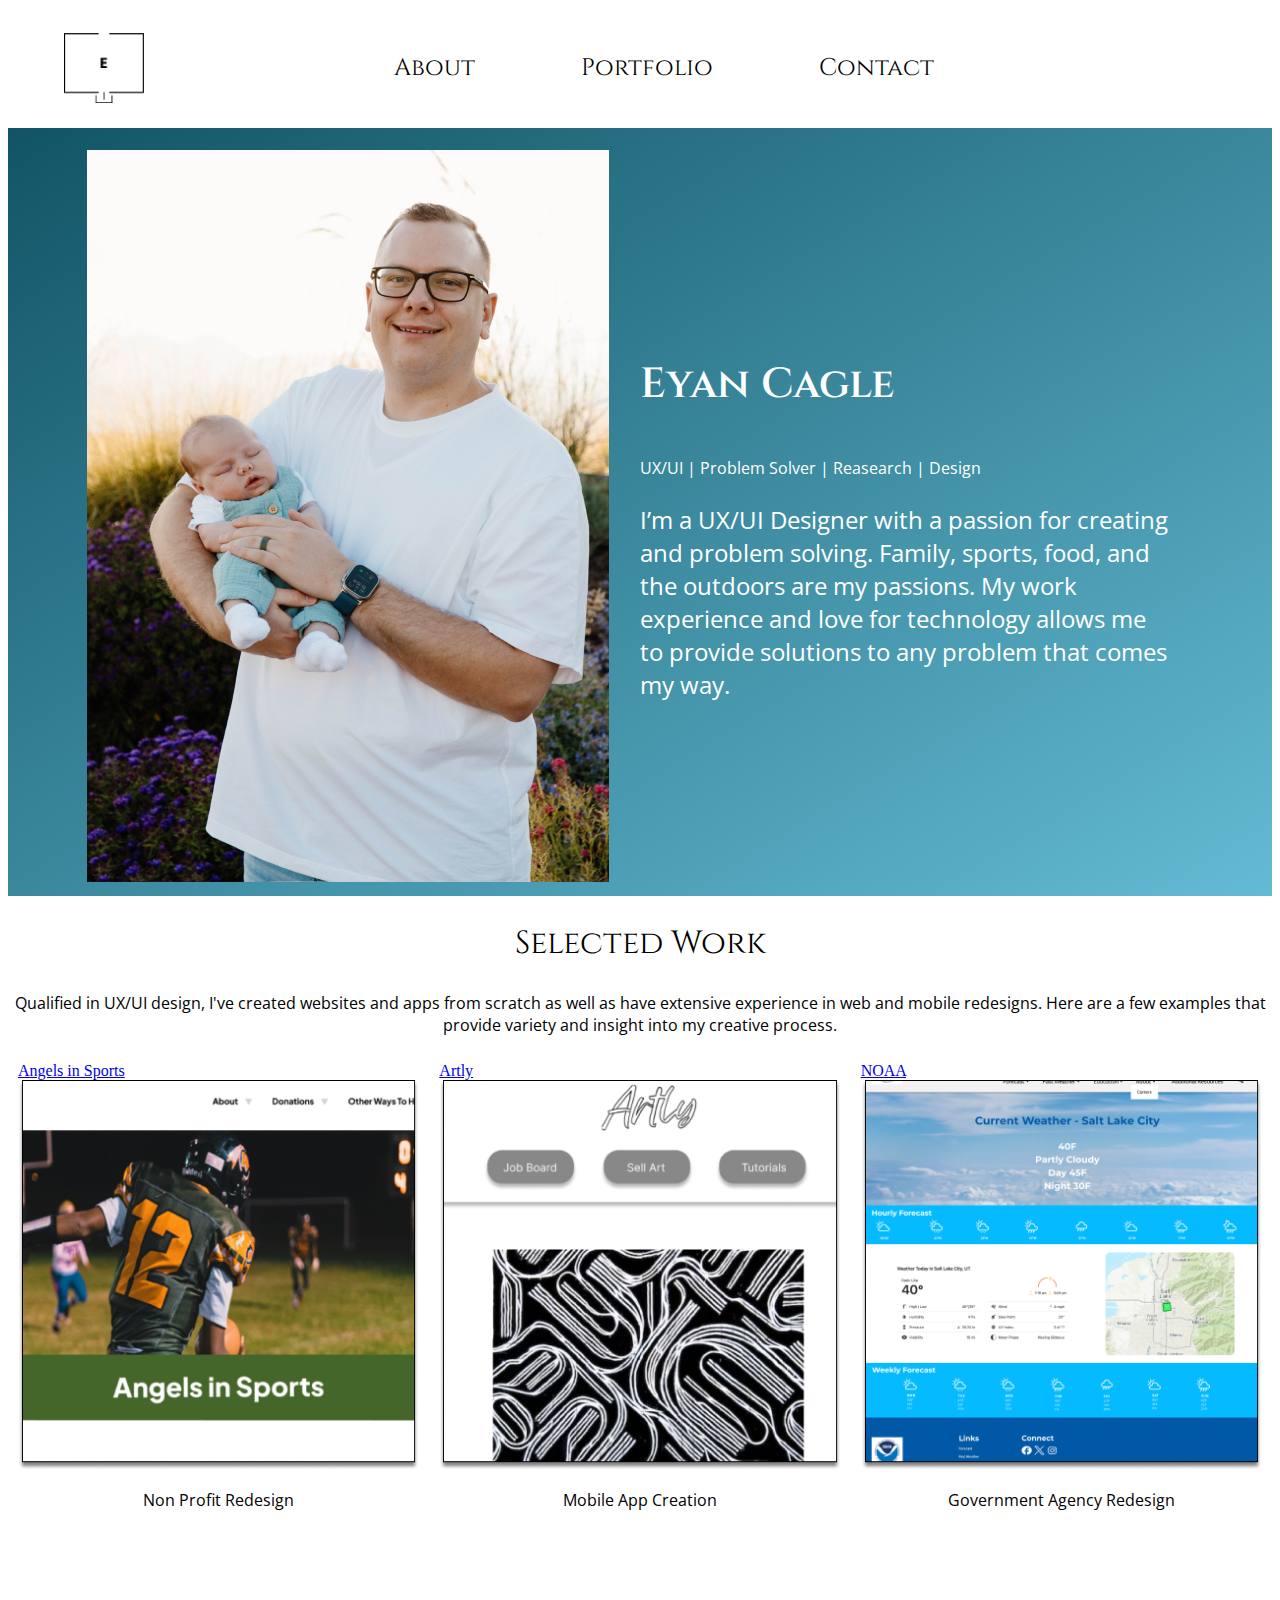
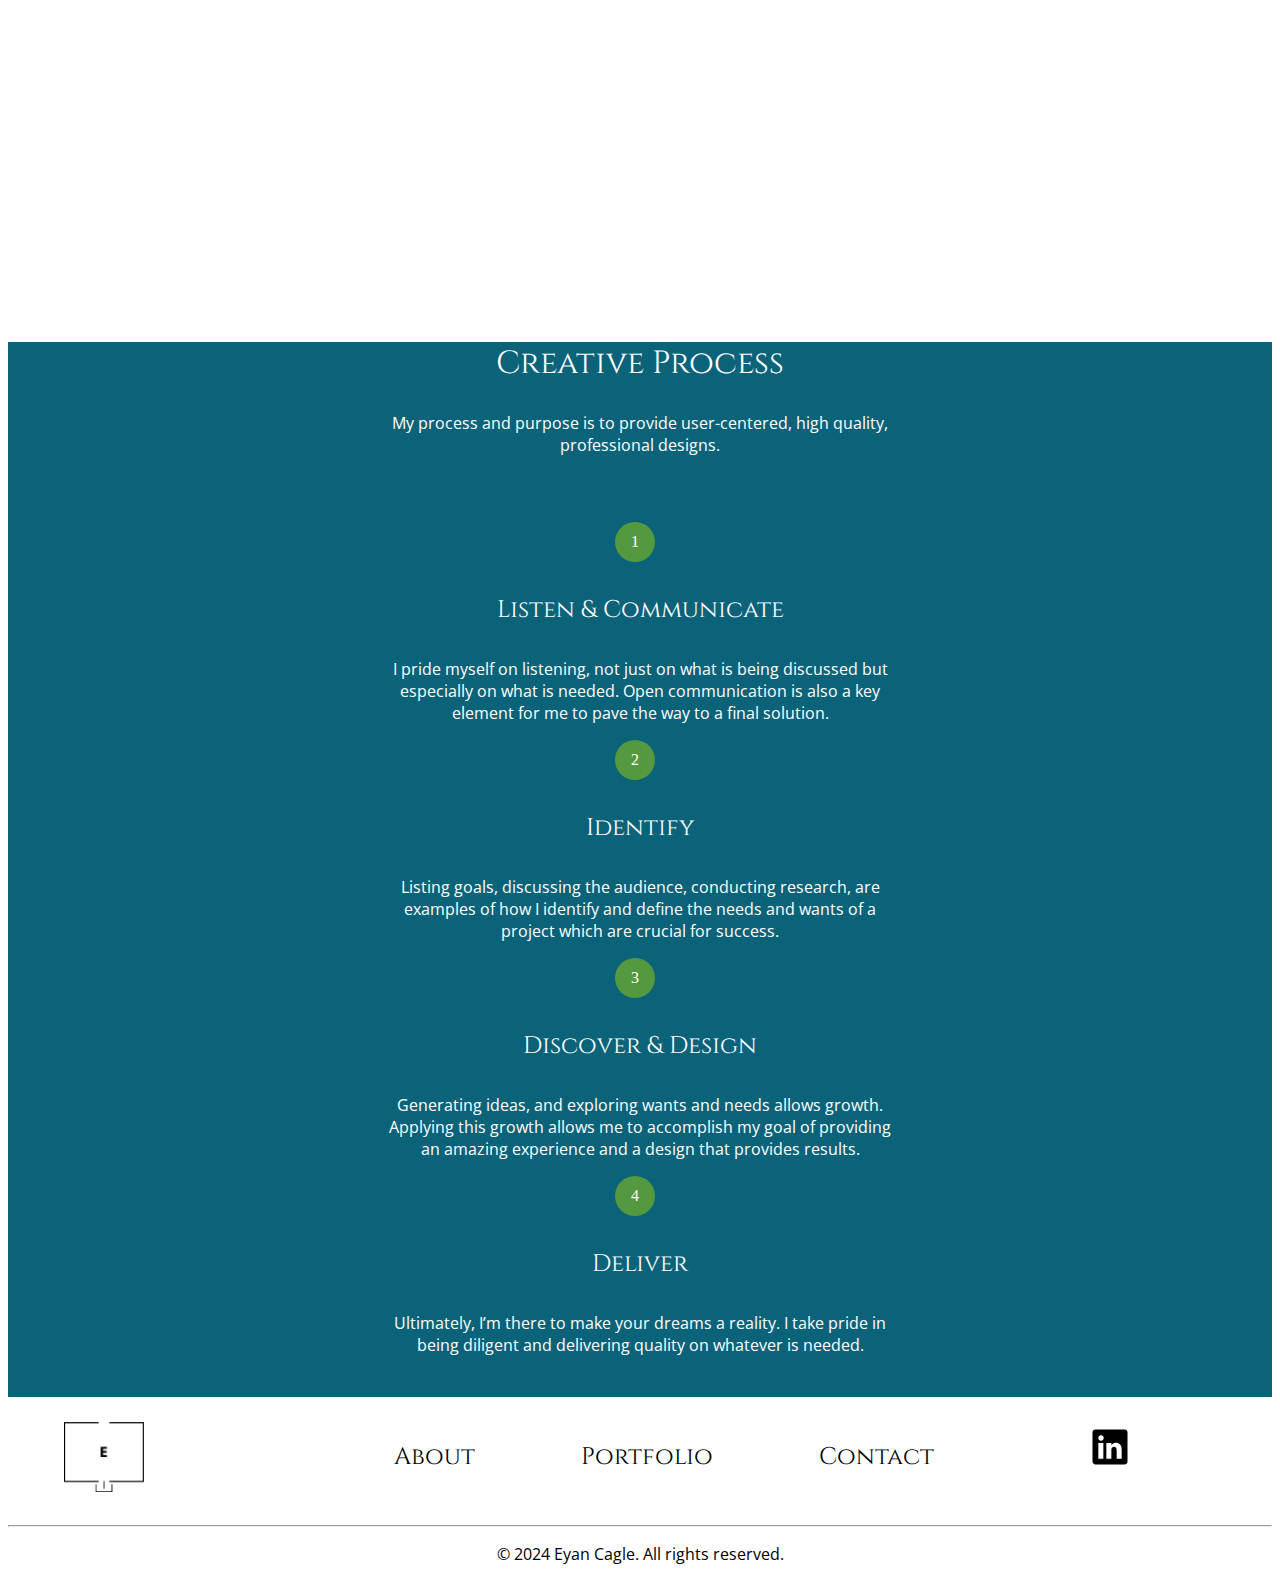
<file: index.html>
<!DOCTYPE html>
<html lang="en">
<head>
    <link rel="stylesheet" href="style.css">
    <link rel="preconnect" href="https://fonts.googleapis.com">
<link rel="preconnect" href="https://fonts.gstatic.com" crossorigin>
<link href="https://fonts.googleapis.com/css2?family=Cinzel:wght@400..900&display=swap" rel="stylesheet">
<link rel="preconnect" href="https://fonts.googleapis.com">
<link rel="preconnect" href="https://fonts.gstatic.com" crossorigin>
<link href="https://fonts.googleapis.com/css2?family=Cinzel:wght@400..900&family=Open+Sans:ital,wght@0,300..800;1,300..800&display=swap" rel="stylesheet">   
<header>
        <div class="headerStyle space">
            <img class="logo" src="images/ec-logo.png" alt="Logo">
        </div>
        <nav class="headerStyle">
            <ul>
            <li><a href="#">About</a></li>
            <li><a href="#">Portfolio</a></li>
            <li><a href="#">Contact</a></li>
        </ul>
        </nav>
    </header>
</head>
<body>
  
    <div class="row background">
      <div class="column">
        <img id="homepic" src="images/ecportrait.png" alt="ecportrait">
      </div>
      <div id="column2">
        <h1 id="name">Eyan Cagle</h1>
        <p id="description">UX/UI | Problem Solver | Reasearch | Design</p>
        <p class="mainP">I’m a UX/UI Designer with a passion for creating and problem solving. Family, sports, food, and the outdoors are my passions. My work experience and love for technology allows me to provide solutions to any problem that comes my way.</p>
      </div>
    </div>

    <!-- <section class="midSection"> --
       <h2> Selected Work</h2>
        <p>Qualified in UX/UI design, I've created websites and apps from scratch as well as have extensive 
            experience in web and mobile redesigns. Here are a few examples that provide variety and insight 
            into my creative process.</p>

            <img src="images/aispic.png" alt="AIS Home Page" width="500" height="600">
            <a href="#">Angels in Sports</a>
            <h3>Angels in Sports</h3>
            <p>Non Profit Redesign</p>

            <img src="images/artlypic.png" alt="Artly Landing Page" width="500" height="600">
            <a href="#">Artly</a>
            <h3>Artly</h3>
            <p>App Creation</p>

            <img src="images/noaapic.png" alt="NOAA Home Page" width="500" height="600">
            <h3>NOAA</h3>
            <p>Government Agency Redesign</p>
            
    -->
<section class="midSection">
        <h2 class="midText"> Selected Work</h2>
        <p class="midText">Qualified in UX/UI design, I've created websites and apps from scratch as well as have extensive 
    experience in web and mobile redesigns. Here are a few examples that provide variety and insight 
    into my creative process.</p> 
    <div class="gallerySection">
    <div class="gallery">
        <a target="_blank" href="#">Angels in Sports</a>
        <img src="images/aispic.png" alt="AIS Home Page" width="500" height="600">
        </a>
        <div class="desc">Non Profit Redesign</div>
      </div>
      
      <div class="gallery">
        <a target="_blank" href="#">Artly</a>
        <img src="images/artlypic.png" alt="Artly Landing Page" width="500"> 
        </a>
        <div class="desc">Mobile App Creation</div>
      </div>
      
      <div class="gallery">
        <a target="_blank" href="#">NOAA</a>
          <img src="images/noaapic.png" alt="NOAA Home Page" width="500" height="600">
        </a>
        <div class="desc">Government Agency Redesign</div>
      </div>
    </div>
</section>







    <section class="bottomBackground bottomSection paddingBottom">
        <h2 class="bottomH2">Creative Process</h2>
        <p class="h2Text">My process and purpose is to provide user-centered, high quality, professional designs.</p>
        <circle class="circle">1</circle>
        <h4>Listen & Communicate</h4>
        <p>I pride myself on listening, not just on what is being discussed but especially on what is needed. Open communication is also a key element for me to pave the way to a final solution.</p>
        <circle class="circle">2</circle>
        <h4>Identify</h4>
        <p>Listing goals, discussing the audience, conducting research, are examples of how I identify and define the needs and wants of a project which are crucial for success.</p>
        <circle class="circle">3</circle>
        <h4>Discover & Design</h4>
        <p>Generating ideas, and exploring wants and needs allows growth. Applying this growth allows me to accomplish my goal of providing an amazing experience and a design that provides results.</p>
        <circle class="circle">4</circle>
        <h4>Deliver</h4>
        <p>Ultimately, I’m there to make your dreams a reality. I take pride in being diligent and delivering quality on whatever is needed.</p>
    </section>

    <footer>
         <div class="headerStyle space">
            <img class="logo" src="images/ec-logo.png" alt="Logo">
        </div>
        <nav class="headerStyle">
            <ul>
            <li><a href="#">About</a></li>
            <li><a href="#">Portfolio</a></li>
            <li><a href="#">Contact</a></li>
        </ul>
        </nav>
            <img class="social" src="images/logo-linkedin.svg">
            </div>
            <hr>
            <p class="copyRight">&copy; 2024 Eyan Cagle. All rights reserved.</p>
    </footer>
</body>
</html>
</file>
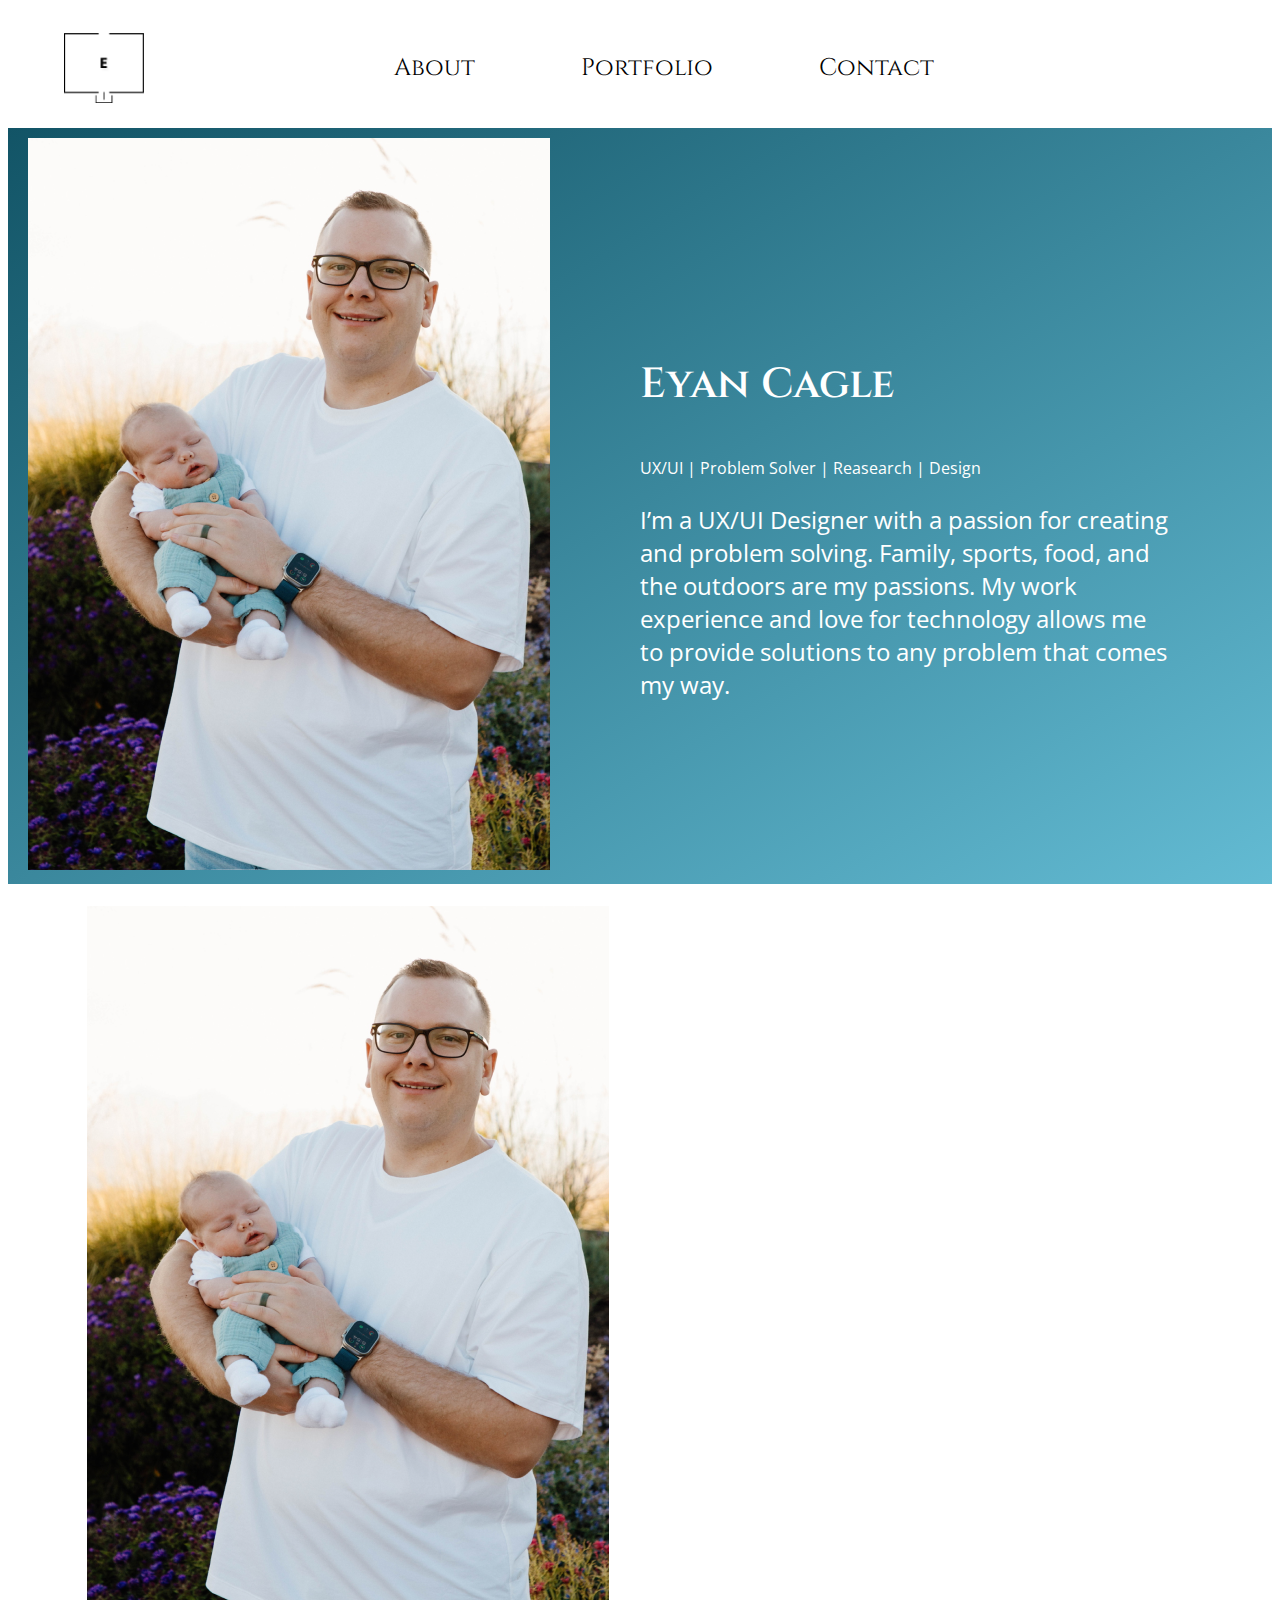
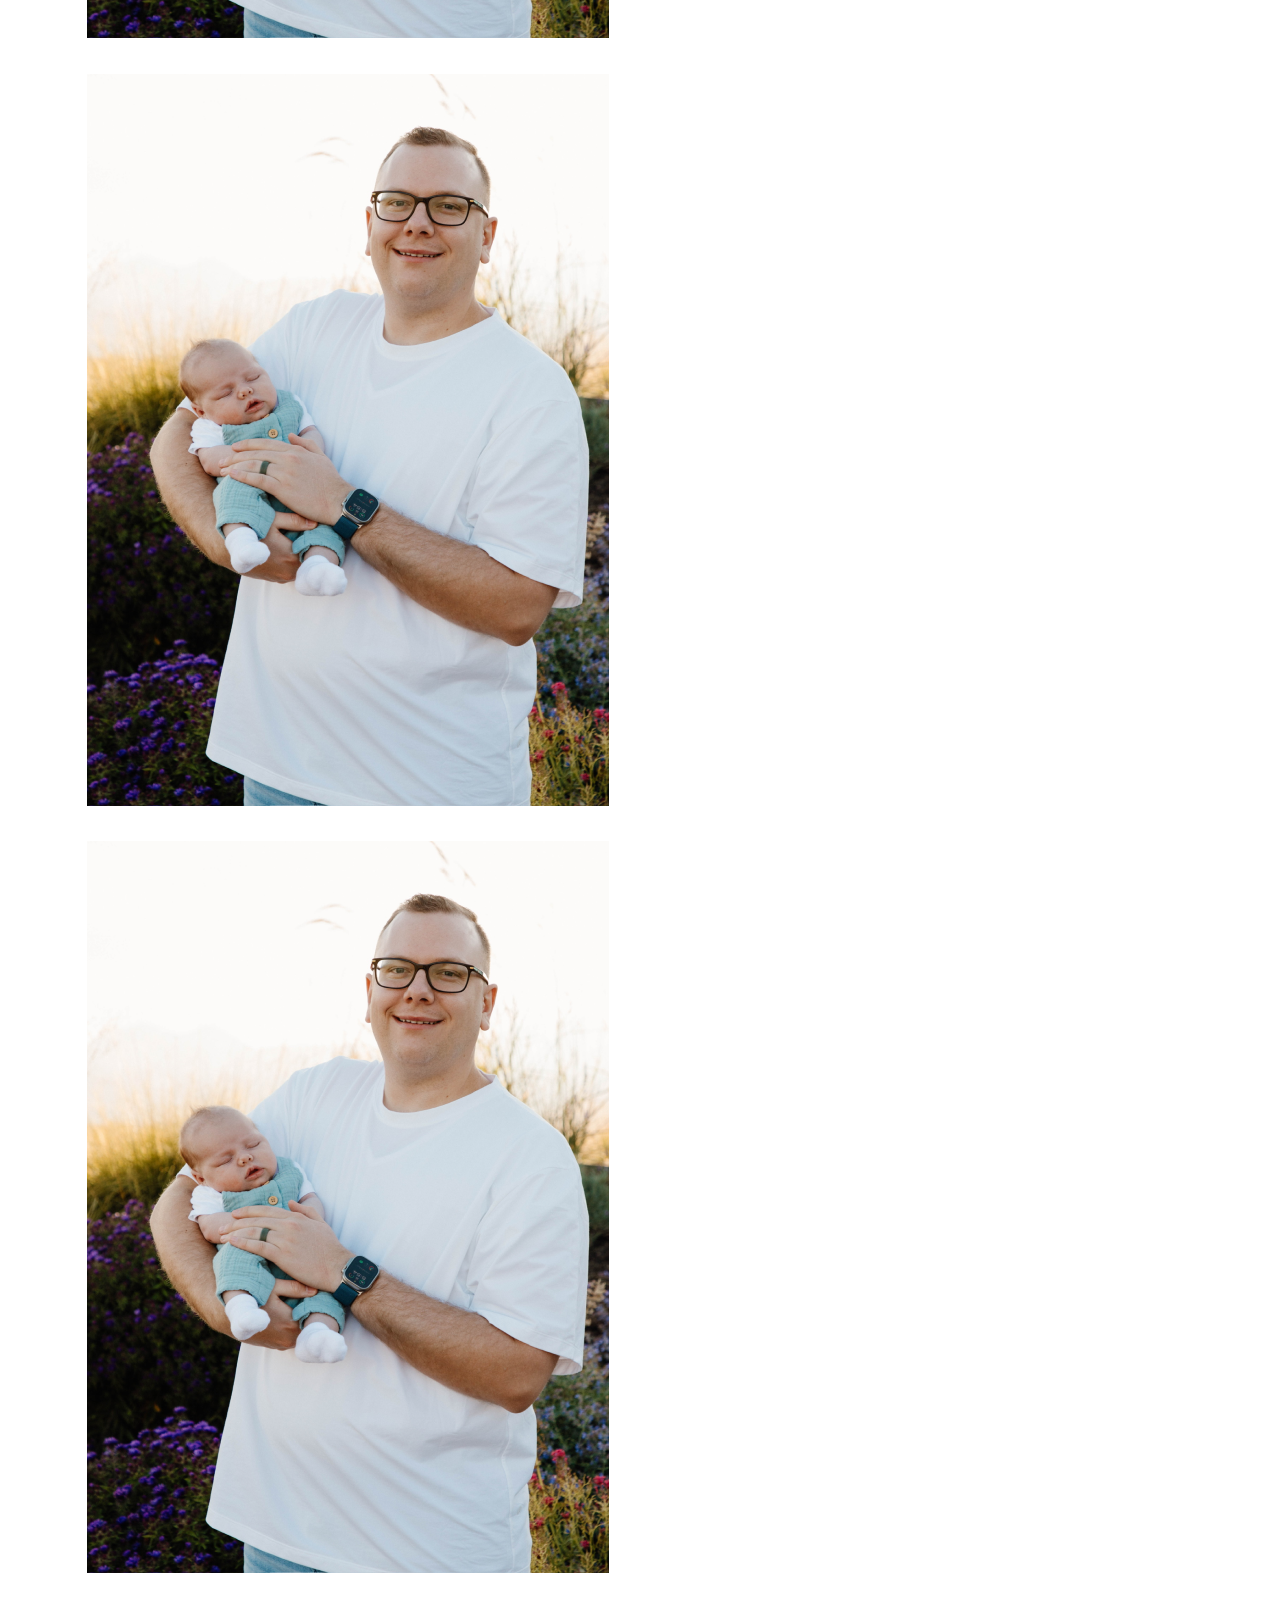
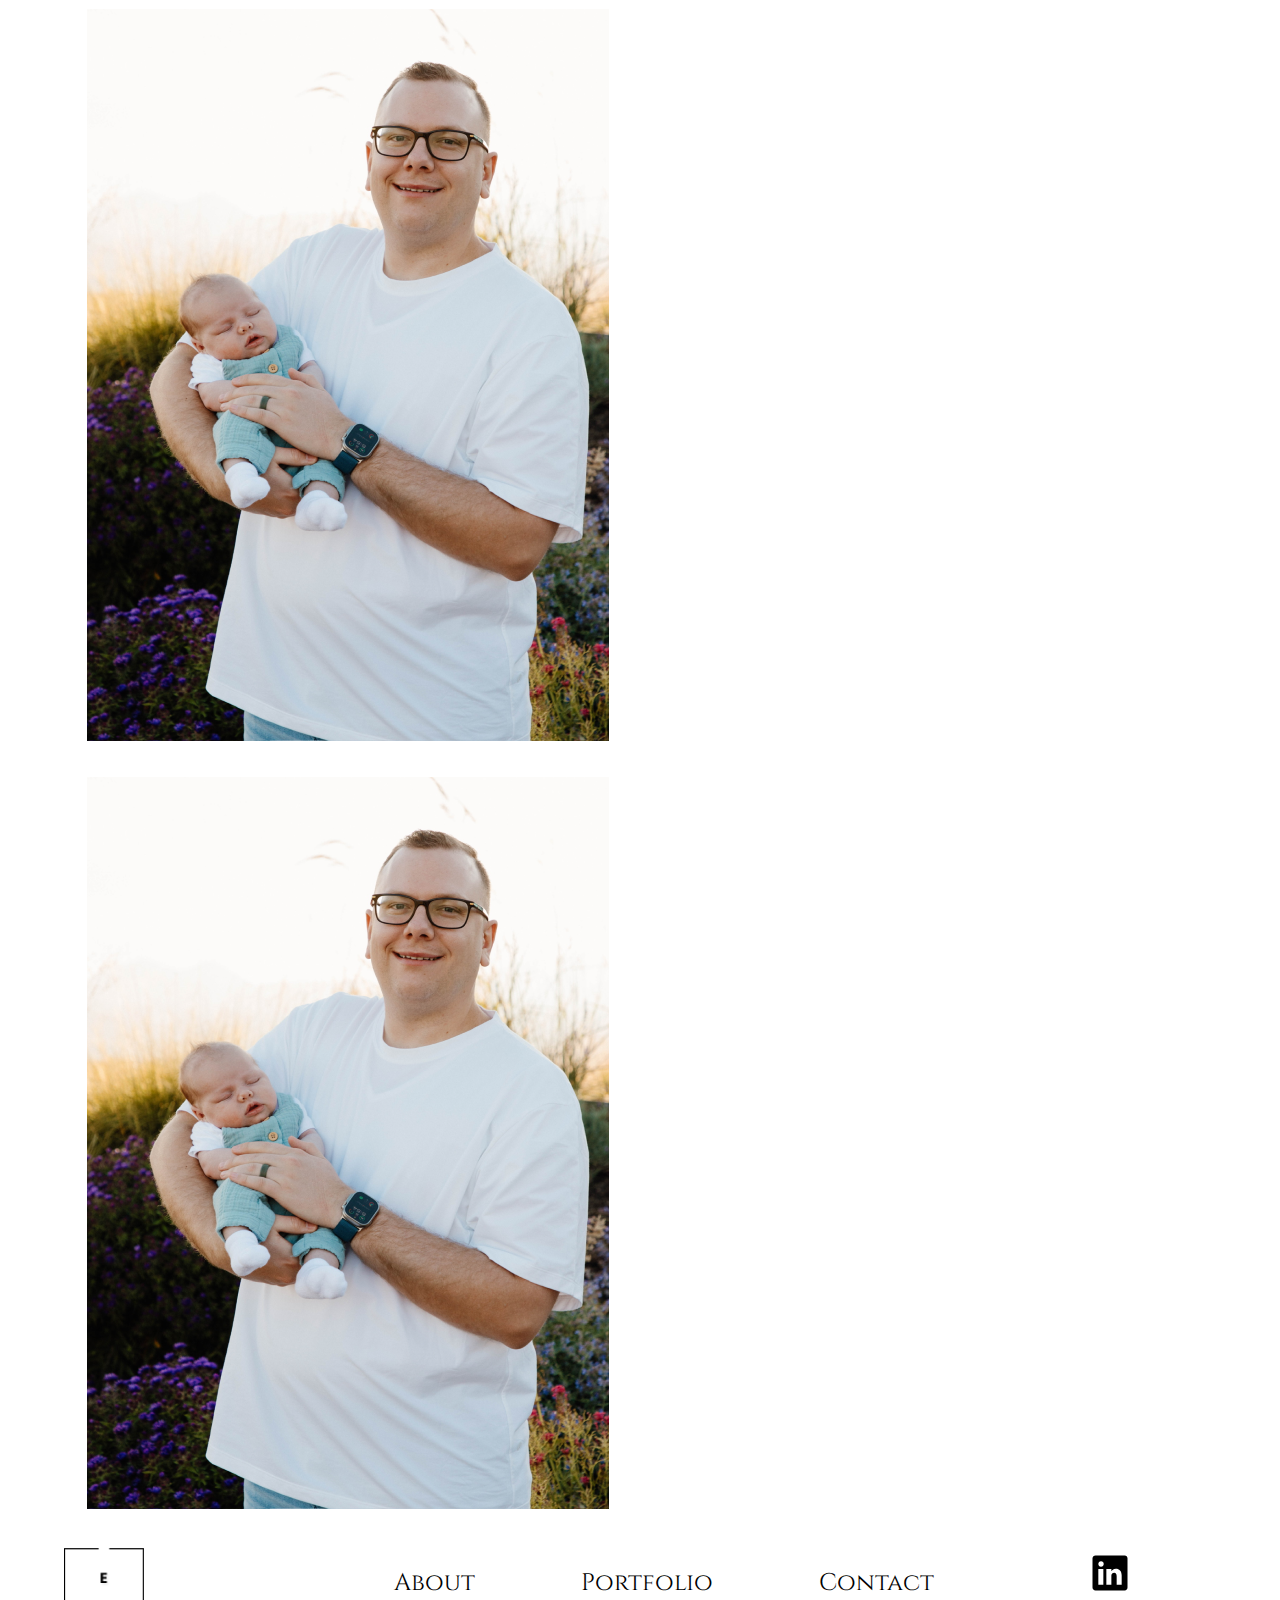
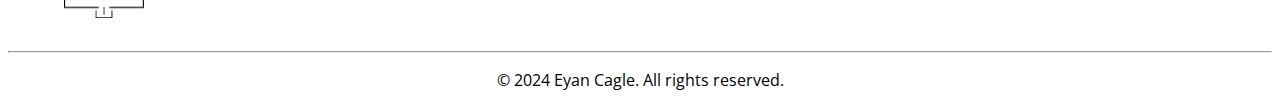
<file: caseStudy1.html>
<!DOCTYPE html>
<html lang="en">
<head>
    <link rel="stylesheet" href="style.css">
    <link rel="preconnect" href="https://fonts.googleapis.com">
<link rel="preconnect" href="https://fonts.gstatic.com" crossorigin>
<link href="https://fonts.googleapis.com/css2?family=Cinzel:wght@400..900&display=swap" rel="stylesheet">
<link rel="preconnect" href="https://fonts.googleapis.com">
<link rel="preconnect" href="https://fonts.gstatic.com" crossorigin>
<link href="https://fonts.googleapis.com/css2?family=Cinzel:wght@400..900&family=Open+Sans:ital,wght@0,300..800;1,300..800&display=swap" rel="stylesheet">   
<header>
        <div class="headerStyle space">
            <img class="logo" src="images/ec-logo.png" alt="Logo">
        </div>
        <nav class="headerStyle">
            <ul>
            <li><a href="#">About</a></li>
            <li><a href="#">Portfolio</a></li>
            <li><a href="#">Contact</a></li>
        </ul>
        </nav>
    </header>
</head>

<body>

    <!--overview-->

    <div class="row background">
        <div class="column">
          <img src="images/ecportrait.png" alt="ecportrait">
        </div>
        <div id="column2">
          <h1 id="name">Eyan Cagle</h1>
          <p id="description">UX/UI | Problem Solver | Reasearch | Design</p>
          <p class="mainP">I’m a UX/UI Designer with a passion for creating and problem solving. Family, sports, food, and the outdoors are my passions. My work experience and love for technology allows me to provide solutions to any problem that comes my way.</p>
        </div>
      </div>

      <!--overview end-->

      <!--process-->



      <!--process end-->

      <!--research-->

      <div class="row">
        <div class="column">
          <img id="homepic" src="images/ecportrait.png" alt="ecportrait">
        </div>
        <div id="column2">
          <h1 id="name">Eyan Cagle</h1>
          <p id="description">UX/UI | Problem Solver | Reasearch | Design</p>
          <p class="mainP">I’m a UX/UI Designer with a passion for creating and problem solving. Family, sports, food, and the outdoors are my passions. My work experience and love for technology allows me to provide solutions to any problem that comes my way.</p>
        </div>
      </div>



      <!--research end-->

      <!--def & ideation-->

      <div class="row">
        <div class="column">
          <img id="homepic" src="images/ecportrait.png" alt="ecportrait">
        </div>
        <div id="column2">
          <h1 id="name">Eyan Cagle</h1>
          <p id="description">UX/UI | Problem Solver | Reasearch | Design</p>
          <p class="mainP">I’m a UX/UI Designer with a passion for creating and problem solving. Family, sports, food, and the outdoors are my passions. My work experience and love for technology allows me to provide solutions to any problem that comes my way.</p>
        </div>
      </div>



      <!--def & ideation end-->



      <!--prototyping-->

      <div class="row">
        <div class="column">
          <img id="homepic" src="images/ecportrait.png" alt="ecportrait">
        </div>
        <div id="column2">
          <h1 id="name">Eyan Cagle</h1>
          <p id="description">UX/UI | Problem Solver | Reasearch | Design</p>
          <p class="mainP">I’m a UX/UI Designer with a passion for creating and problem solving. Family, sports, food, and the outdoors are my passions. My work experience and love for technology allows me to provide solutions to any problem that comes my way.</p>
        </div>
      </div>



      <!--prototyping end-->

      <!--testing-->

      <div class="row">
        <div class="column">
          <img id="homepic" src="images/ecportrait.png" alt="ecportrait">
        </div>
        <div id="column2">
          <h1 id="name">Eyan Cagle</h1>
          <p id="description">UX/UI | Problem Solver | Reasearch | Design</p>
          <p class="mainP">I’m a UX/UI Designer with a passion for creating and problem solving. Family, sports, food, and the outdoors are my passions. My work experience and love for technology allows me to provide solutions to any problem that comes my way.</p>
        </div>
      </div>



      <!--testing end-->

      <!--conclusion-->

      <div class="row">
        <div class="column">
          <img id="homepic" src="images/ecportrait.png" alt="ecportrait">
        </div>
        <div id="column2">
          <h1 id="name">Eyan Cagle</h1>
          <p id="description">UX/UI | Problem Solver | Reasearch | Design</p>
          <p class="mainP">I’m a UX/UI Designer with a passion for creating and problem solving. Family, sports, food, and the outdoors are my passions. My work experience and love for technology allows me to provide solutions to any problem that comes my way.</p>
        </div>
      </div>



      <!--conclusion end-->


      <footer>
        <div class="headerStyle space">
           <img class="logo" src="images/ec-logo.png" alt="Logo">
       </div>
       <nav class="headerStyle">
           <ul>
           <li><a href="#">About</a></li>
           <li><a href="#">Portfolio</a></li>
           <li><a href="#">Contact</a></li>
       </ul>
       </nav>
           <img class="social" src="images/logo-linkedin.svg">
           </div>
           <hr>
           <p class="copyRight">&copy; 2024 Eyan Cagle. All rights reserved.</p>
   </footer>
</body>
</html>
</file>
<file: style.css>
h1{
        font-family: "Cinzel", serif;
        font-optical-sizing: auto;
        font-weight: 600;
        font-style: normal;
        font-size: 42px;
      }

h2{
        font-family: "Cinzel", serif;
        font-optical-sizing: auto;
        font-weight: 400;
        font-style: normal;
        font-size: 32px;
        text-align: center;
}

h3{
    font-family: "Open Sans", sans-serif;
    font-optical-sizing: auto;
    font-weight: 400;
    font-style: normal;
    font-size: 28px;
}

h4{
    font-family: "Cinzel", serif;
    font-optical-sizing: auto;
    font-weight: 400;
    font-style: normal;
    font-size: 24px;
}

p{
    font-family: "Open Sans", sans-serif;
    font-optical-sizing: auto;
    font-style: normal;
}
.mainP{
    font-size: 24px;
    display: block;
    text-align: left;
    color: white;
    padding-right: 100px;
    
}

#description{
    color: white;
}

.logo{
    width: 80px;
    height: 70px;
    display: flex;
    margin-left: 22%;
}

.headerStyle{
    display: inline-block;
    vertical-align: middle;
    
}

.space{
    width: 20%;


}

nav{
    text-align: center;
    font-family: "Cinzel", serif;
    font-weight: 400;
    font-style: normal;
    font-size: 24px;
    padding: 20px;
    width: 60%;
    

    /* unvisited link */
    a {
        color: black;
    }
a:link {
    text-decoration: none;
    color: black;
    
  }
  
 
  /* mouse over link */
  a:hover {
    color: #19bcdf;
  }
  
}

ul{
    display: inline-block;

}

li{
    display: inline-block;
    margin: 0px 50px 0px 50px;
}

.background{
    background: linear-gradient(to bottom right, #125466, #63BBD3);
    
}

#homepic{
    margin-left: 10%;
    margin-top: 2%;
}

* {
    box-sizing: border-box;
  }
    
  
  
  /* Create two equal columns that floats next to each other */
  .column {
    float: left;
    width: 50%;
    padding: 10px 20px;
    

    
  }
  
  
  .row:after {
    content: "";
    display: table;
    clear: both;
  }

#column2{
    padding-bottom: 10%;
}
  
#name{
    display: inline-block;
    text-align: left;
    color: white;
    padding-top: 200px;
}

.titles{
    color: white;
    vertical-align: 400px;
    text-align: center;
    display: flex;
    
    
}

/* .midSection*/
.midSection {
    padding-bottom: 30%;
    /* margin-left: 15%; */
    

}   

.midText {
    text-align: center;
}

.gallerySection {
    display: grid;
    grid-template-columns: 1fr 1fr 1fr;
    justify-content: center;



}

div.gallery {
    /* margin: 100px; */
    /* float: left; */
    /* width: 180px; */
    margin: 10px;
  }
  
  div.gallery:hover {
    border: 1px solid #19bcdf;
  }
  
  div.gallery img {
    width: 100%;
    height: auto;
  }
  
  div.desc {
    padding: 15px;
    text-align: center;
    font-family: "Open Sans";
  }


/* end.midSection*/




/* .bottomSection*/

.bottomH2 {
   padding: 0% 20%;
    
}

.h2Text {
    padding-bottom: 10%;
}

.paddingBottom {
    padding: 0% 30% 2% 30%;

}


.bottomSection{
    text-align: center;
}
.bottomBackground{
    background-color: #0B6379;
    color: white;
}

.circle {
    display: inline-block;
    width: 40px;
    height: 40px;
    border-radius: 50%;
    background-color: #549940;
    color: #fff;
    font-size: 16px;
    text-align: center;
    line-height: 40px;
    margin-right: 10px;
}

.social{
    height: 40px;
    margin-block-end: -.5%;
    margin-left: 5%;

}

.copyRight{
    text-align: center;
}



/* caseStudy1 */
</file>
